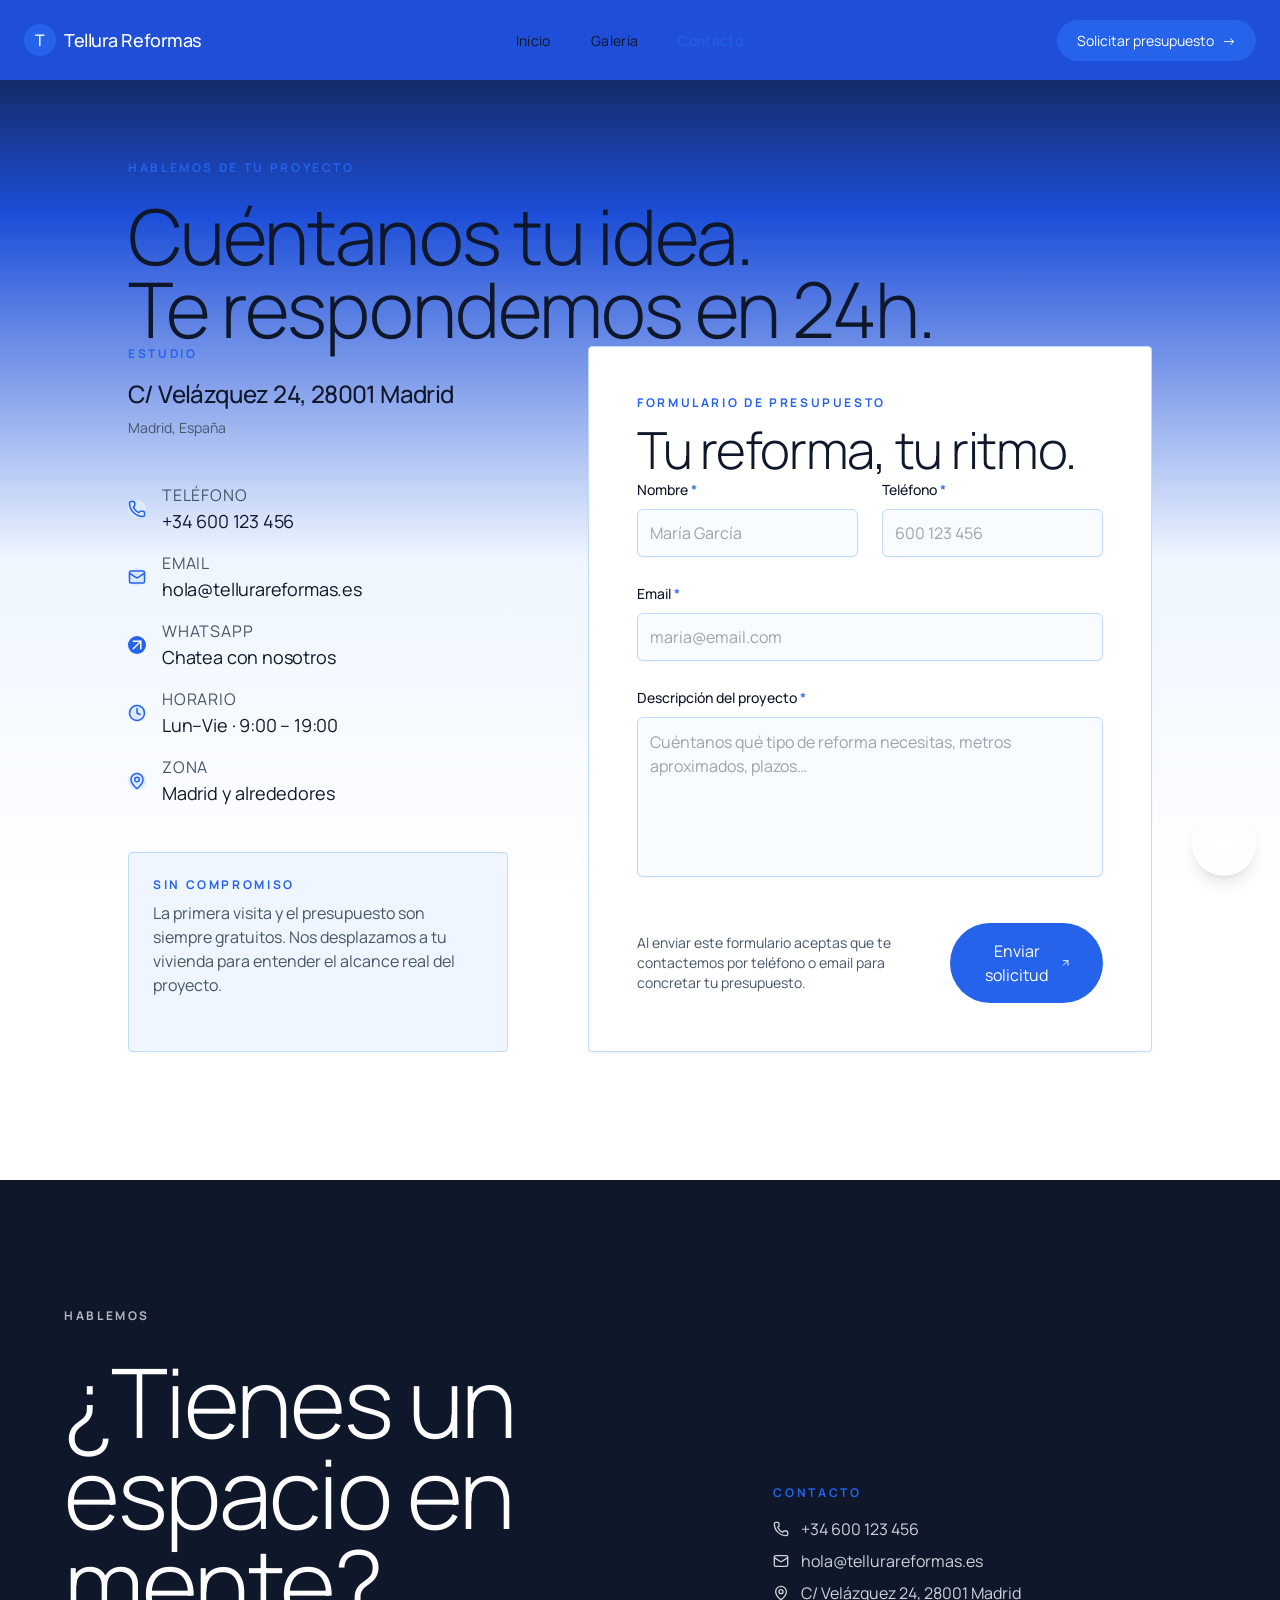
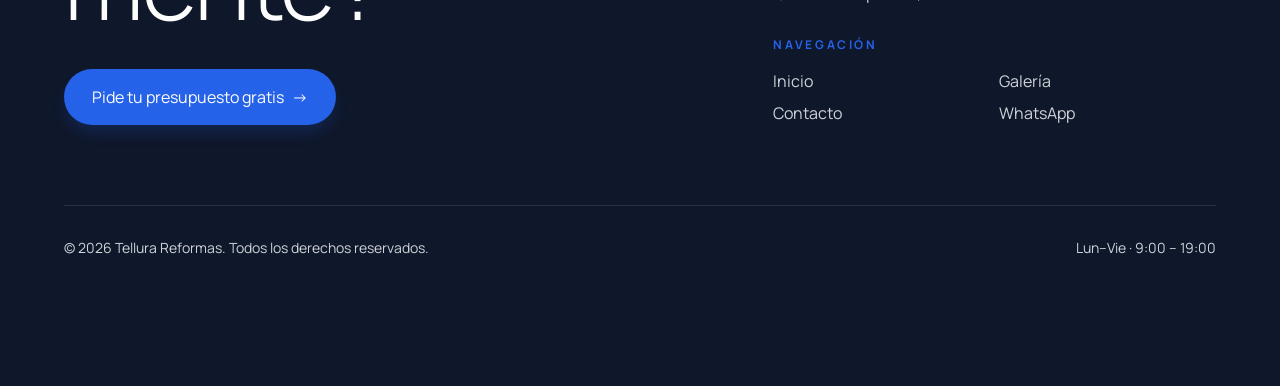
<file: contacto.html>
<!DOCTYPE html>
<html lang="en">
 <head>
  <meta charset="utf-8">
  <meta content="width=device-width, initial-scale=1" name="viewport">
    <meta content="#0F172A" name="theme-color">
  <meta content="Contacta con Tellura Reformas para solicitar presupuesto gratuito de tu reforma en Madrid. Te respondemos en 24h." name="description">
  <link href="https://fonts.googleapis.com" rel="preconnect">
  <link crossorigin href="https://fonts.gstatic.com" rel="preconnect">
  <title>
   Contacto | Tellura Reformas
  </title>
  <link href="styles.css" rel="stylesheet">
 </head>
 <body>
  <noscript>
   You need to enable JavaScript to run this app.
  </noscript>
  <div id="root">
     <div class="App">
    <div class="site-shell">
     <header class="site-header">
      <div class="site-header__inner">
       <a class="site-brand" href="index.html">
      <span class="site-brand__mark">
         T
        </span>
      <span class="site-brand__name">
         Tellura Reformas
        </span>
       </a>
       <nav class="site-nav">
      <a class="site-nav__link" href="index.html">
         Inicio
        </a>
      <a class="site-nav__link" href="galeria.html">
         Galer&iacute;a
        </a>
      <a aria-current="page" class="site-nav__link site-nav__link--active" href="contacto.html">
         Contacto
        </a>
       </nav>
       <a class="site-nav__action" href="contacto.html">
        Solicitar presupuesto
        <span aria-hidden="true">
         &rarr;
        </span>
       </a>
       <button aria-label="Abrir men&uacute;" class="site-nav__toggle">
        <svg aria-hidden="true" class="lucide lucide-menu" fill="none" height="22" stroke="currentColor" stroke-linecap="round" stroke-linejoin="round" stroke-width="2" viewbox="0 0 24 24" width="22" xmlns="http://www.w3.org/2000/svg">
         <path d="M4 12h16">
         </path>
         <path d="M4 18h16">
         </path>
         <path d="M4 6h16">
         </path>
        </svg>
       </button>
      </div>
     </header>
     <main class="page-main">
      <section class="pt-32 pb-12 sm:pt-40 sm:pb-16 px-6 sm:px-12 lg:px-16">
       <div class="page-shell">
        <p class="section-kicker mb-6">
         Hablemos de tu proyecto
        </p>
        <h1 class="title-hero max-w-4xl">
         Cu&eacute;ntanos tu idea.
         <br>
         <span class="text-[#2563EB]">
          Te respondemos en 24h.
         </span>
        </h1>
       </div>
      </section>
      <section class="px-6 sm:px-12 lg:px-16 pb-24 sm:pb-32">
       <div class="page-shell form-shell">
        <aside class="lg:col-span-5 space-y-10 contact-panel">
         <div>
          <p class="section-kicker mb-4">
           Estudio
          </p>
          <p class="title-card leading-relaxed">
           C/ Vel&aacute;zquez 24, 28001 Madrid
          </p>
          <p class="text-body-sm mt-2">
           Madrid, Espa&ntilde;a
          </p>
         </div>
         <div class="space-y-4">
          <a class="flex items-center gap-4 group" href="tel:+34600123456">
           <span class="w-11 h-11 rounded-full bg-[#F0EFEB] flex items-center justify-center group-hover:bg-[#A35C38] transition-colors">
            <svg aria-hidden="true" class="lucide lucide-phone text-[#A35C38] group-hover:text-white" fill="none" height="18" stroke="currentColor" stroke-linecap="round" stroke-linejoin="round" stroke-width="2" viewbox="0 0 24 24" width="18" xmlns="http://www.w3.org/2000/svg">
             <path d="M13.832 16.568a1 1 0 0 0 1.213-.303l.355-.465A2 2 0 0 1 17 15h3a2 2 0 0 1 2 2v3a2 2 0 0 1-2 2A18 18 0 0 1 2 4a2 2 0 0 1 2-2h3a2 2 0 0 1 2 2v3a2 2 0 0 1-.8 1.6l-.468.351a1 1 0 0 0-.292 1.233 14 14 0 0 0 6.392 6.384">
             </path>
            </svg>
           </span>
           <span>
            <span class="block text-xs text-[#6B726C] uppercase tracking-wider">
             Tel&eacute;fono
            </span>
            <span class="font-display text-lg text-[#1A2421] group-hover:text-[#A35C38]">
             +34 600 123 456
            </span>
           </span>
          </a>
          <a class="flex items-center gap-4 group" href="mailto:hola@tellurareformas.es">
           <span class="w-11 h-11 rounded-full bg-[#F0EFEB] flex items-center justify-center group-hover:bg-[#A35C38] transition-colors">
            <svg aria-hidden="true" class="lucide lucide-mail text-[#A35C38] group-hover:text-white" fill="none" height="18" stroke="currentColor" stroke-linecap="round" stroke-linejoin="round" stroke-width="2" viewbox="0 0 24 24" width="18" xmlns="http://www.w3.org/2000/svg">
             <path d="m22 7-8.991 5.727a2 2 0 0 1-2.009 0L2 7">
             </path>
             <rect height="16" rx="2" width="20" x="2" y="4">
             </rect>
            </svg>
           </span>
           <span>
            <span class="block text-xs text-[#6B726C] uppercase tracking-wider">
             Email
            </span>
            <span class="font-display text-lg text-[#1A2421] group-hover:text-[#A35C38]">
             hola@tellurareformas.es
            </span>
           </span>
          </a>
          <a class="flex items-center gap-4 group" href="https://wa.me/34600123456?text=Hola%2C%20me%20gustar%C3%ADa%20solicitar%20un%20presupuesto%20para%20una%20reforma." rel="noreferrer" target="_blank">
           <span class="w-11 h-11 rounded-full bg-[#25D366] flex items-center justify-center">
            <svg aria-hidden="true" class="lucide lucide-arrow-up-right text-white" fill="none" height="18" stroke="currentColor" stroke-linecap="round" stroke-linejoin="round" stroke-width="2" viewbox="0 0 24 24" width="18" xmlns="http://www.w3.org/2000/svg">
             <path d="M7 7h10v10">
             </path>
             <path d="M7 17 17 7">
             </path>
            </svg>
           </span>
           <span>
            <span class="block text-xs text-[#6B726C] uppercase tracking-wider">
             WhatsApp
            </span>
            <span class="font-display text-lg text-[#1A2421] group-hover:text-[#25D366]">
             Chatea con nosotros
            </span>
           </span>
          </a>
          <div class="flex items-center gap-4">
           <span class="w-11 h-11 rounded-full bg-[#F0EFEB] flex items-center justify-center">
            <svg aria-hidden="true" class="lucide lucide-clock text-[#A35C38]" fill="none" height="18" stroke="currentColor" stroke-linecap="round" stroke-linejoin="round" stroke-width="2" viewbox="0 0 24 24" width="18" xmlns="http://www.w3.org/2000/svg">
             <circle cx="12" cy="12" r="10">
             </circle>
             <polyline points="12 6 12 12 16 14">
             </polyline>
            </svg>
           </span>
           <span>
            <span class="block text-xs text-[#6B726C] uppercase tracking-wider">
             Horario
            </span>
            <span class="font-display text-lg text-[#1A2421]">
             Lun&ndash;Vie &middot; 9:00 &ndash; 19:00
            </span>
           </span>
          </div>
          <div class="flex items-center gap-4">
           <span class="w-11 h-11 rounded-full bg-[#F0EFEB] flex items-center justify-center">
            <svg aria-hidden="true" class="lucide lucide-map-pin text-[#A35C38]" fill="none" height="18" stroke="currentColor" stroke-linecap="round" stroke-linejoin="round" stroke-width="2" viewbox="0 0 24 24" width="18" xmlns="http://www.w3.org/2000/svg">
             <path d="M20 10c0 4.993-5.539 10.193-7.399 11.799a1 1 0 0 1-1.202 0C9.539 20.193 4 14.993 4 10a8 8 0 0 1 16 0">
             </path>
             <circle cx="12" cy="10" r="3">
             </circle>
            </svg>
           </span>
           <span>
            <span class="block text-xs text-[#6B726C] uppercase tracking-wider">
             Zona
            </span>
            <span class="font-display text-lg text-[#1A2421]">
             Madrid y alrededores
            </span>
           </span>
          </div>
         </div>
         <div class="contact-card">
          <p class="section-kicker mb-2">
           Sin compromiso
          </p>
          <p class="text-body">
           La primera visita y el presupuesto son siempre gratuitos. Nos desplazamos a tu vivienda para entender el alcance real del proyecto.
          </p>
         </div>
        </aside>
        <div class="lg:col-span-7">
         <form class="form-card" novalidate>
          <p class="section-kicker mb-3">
           Formulario de presupuesto
          </p>
          <h2 class="title-section mb-10">
           Tu reforma, tu ritmo.
          </h2>
          <div class="grid sm:grid-cols-2 gap-6">
           <div>
            <label class="form-label" for="name">
             Nombre
             <span class="form-label__required">
              *
             </span>
            </label>
            <input class="form-field" id="name" placeholder="Mar&iacute;a Garc&iacute;a" value>
           </div>
           <div>
            <label class="form-label" for="phone">
             Tel&eacute;fono
             <span class="form-label__required">
              *
             </span>
            </label>
            <input class="form-field" id="phone" placeholder="600 123 456" value>
           </div>
           <div class="sm:col-span-2">
            <label class="form-label" for="email">
             Email
             <span class="form-label__required">
              *
             </span>
            </label>
            <input class="form-field" id="email" placeholder="maria@email.com" type="email" value>
           </div>
           <div class="sm:col-span-2">
            <label class="form-label" for="description">
             Descripci&oacute;n del proyecto
             <span class="form-label__required">
              *
             </span>
            </label>
            <textarea class="form-textarea" id="description" placeholder="Cu&eacute;ntanos qu&eacute; tipo de reforma necesitas, metros aproximados, plazos&hellip;" rows="5"></textarea>
           </div>
          </div>
          <div class="mt-10 flex flex-col sm:flex-row sm:items-center justify-between gap-4">
           <p class="text-body-sm max-w-md">
            Al enviar este formulario aceptas que te contactemos por tel&eacute;fono o email para concretar tu presupuesto.
           </p>
           <button class="form-submit" type="submit">
            Enviar solicitud
            <svg aria-hidden="true" class="lucide lucide-arrow-up-right" fill="none" height="18" stroke="currentColor" stroke-linecap="round" stroke-linejoin="round" stroke-width="2" viewbox="0 0 24 24" width="18" xmlns="http://www.w3.org/2000/svg">
             <path d="M7 7h10v10">
             </path>
             <path d="M7 17 17 7">
             </path>
            </svg>
           </button>
          </div>
         </form>
        </div>
       </div>
      </section>
     </main>
     <footer class="footer-shell">
      <div aria-hidden="true" class="grain absolute inset-0">
      </div>
      <div class="page-shell py-24 sm:py-32">
       <div class="footer-grid">
        <div class="lg:col-span-7">
         <p class="section-kicker section-kicker--light mb-8">
          Hablemos
         </p>
         <h2 class="title-footer">
          &iquest;Tienes un
          <br>
          espacio en
          <br>
          <span class="text-[#2563EB]">
           mente?
          </span>
         </h2>
         <a class="button-primary mt-10" href="contacto.html">
          Pide tu presupuesto gratis
          <span aria-hidden="true">
           &rarr;
          </span>
         </a>
        </div>
        <div class="lg:col-span-5 space-y-8 footer-copy">
         <div>
          <p class="section-kicker mb-4 text-[#2563EB]">
           Contacto
          </p>
          <a class="flex items-center gap-3 hover:text-white transition-colors" href="tel:+34600123456">
           <svg aria-hidden="true" class="lucide lucide-phone" fill="none" height="16" stroke="currentColor" stroke-linecap="round" stroke-linejoin="round" stroke-width="2" viewbox="0 0 24 24" width="16" xmlns="http://www.w3.org/2000/svg">
            <path d="M13.832 16.568a1 1 0 0 0 1.213-.303l.355-.465A2 2 0 0 1 17 15h3a2 2 0 0 1 2 2v3a2 2 0 0 1-2 2A18 18 0 0 1 2 4a2 2 0 0 1 2-2h3a2 2 0 0 1 2 2v3a2 2 0 0 1-.8 1.6l-.468.351a1 1 0 0 0-.292 1.233 14 14 0 0 0 6.392 6.384">
            </path>
           </svg>
           +34 600 123 456
          </a>
          <a class="flex items-center gap-3 mt-2 hover:text-white transition-colors" href="mailto:hola@tellurareformas.es">
           <svg aria-hidden="true" class="lucide lucide-mail" fill="none" height="16" stroke="currentColor" stroke-linecap="round" stroke-linejoin="round" stroke-width="2" viewbox="0 0 24 24" width="16" xmlns="http://www.w3.org/2000/svg">
            <path d="m22 7-8.991 5.727a2 2 0 0 1-2.009 0L2 7">
            </path>
            <rect height="16" rx="2" width="20" x="2" y="4">
            </rect>
           </svg>
           hola@tellurareformas.es
          </a>
          <p class="flex items-center gap-3 mt-2">
           <svg aria-hidden="true" class="lucide lucide-map-pin" fill="none" height="16" stroke="currentColor" stroke-linecap="round" stroke-linejoin="round" stroke-width="2" viewbox="0 0 24 24" width="16" xmlns="http://www.w3.org/2000/svg">
            <path d="M20 10c0 4.993-5.539 10.193-7.399 11.799a1 1 0 0 1-1.202 0C9.539 20.193 4 14.993 4 10a8 8 0 0 1 16 0">
            </path>
            <circle cx="12" cy="10" r="3">
            </circle>
           </svg>
           C/ Vel&aacute;zquez 24, 28001 Madrid
          </p>
         </div>
         <div>
          <p class="section-kicker mb-4 text-[#2563EB]">
           Navegaci&oacute;n
          </p>
          <div class="grid grid-cols-2 gap-2 footer-links">
           <a class="hover:text-white" href="index.html">
            Inicio
           </a>
           <a class="hover:text-white" href="galeria.html">
            Galer&iacute;a
           </a>
           <a class="hover:text-white" href="contacto.html">
            Contacto
           </a>
           <a class="hover:text-white" href="https://wa.me/34600123456?text=Hola%2C%20me%20gustar%C3%ADa%20solicitar%20un%20presupuesto%20para%20una%20reforma." rel="noreferrer" target="_blank">
            WhatsApp
           </a>
          </div>
         </div>
        </div>
       </div>
      <div class="mt-20 pt-8 border-t border-white/10 flex flex-col sm:flex-row items-start sm:items-center justify-between gap-4 text-sm footer-copy">
        <p>
         &copy; 2026 Tellura Reformas. Todos los derechos reservados.
        </p>
        <p>
         Lun&ndash;Vie &middot; 9:00 &ndash; 19:00
        </p>
       </div>
      </div>
     </footer>
    <a aria-label="Contactar por WhatsApp" class="fixed bottom-6 right-6 z-40 inline-flex items-center justify-center w-14 h-14 sm:w-16 sm:h-16 rounded-full bg-[#2563EB] text-white shadow-lg shadow-[#2563EB]/30 hover:scale-110 transition-transform duration-300" href="https://wa.me/34600123456?text=Hola%2C%20me%20gustar%C3%ADa%20solicitar%20un%20presupuesto%20para%20una%20reforma." rel="noreferrer" target="_blank">
      <svg aria-hidden="true" class="lucide lucide-message-circle" fill="white" height="26" stroke="currentColor" stroke-linecap="round" stroke-linejoin="round" stroke-width="1.5" viewbox="0 0 24 24" width="26" xmlns="http://www.w3.org/2000/svg">
       <path d="M7.9 20A9 9 0 1 0 4 16.1L2 22Z">
       </path>
      </svg>
      <span class="sr-only">
       WhatsApp
      </span>
      <span class="absolute inset-0 rounded-full animate-ping bg-[#2563EB]/40">
      </span>
     </a>
    </div>
   </div>
  </div>
  <script defer src="scripts.js">
  </script>
 </body>
</html>
</file>
<file: styles.css>
@import url(https://api.fontshare.com/v2/css?f[]=cabinet-grotesk@300,400,500,700,800&display=swap);
@import url(https://fonts.googleapis.com/css2?family=Manrope:wght@300;400;500;600;700&display=swap);*, ::before, ::after{
  --tw-border-spacing-x: 0;
  --tw-border-spacing-y: 0;
  --tw-translate-x: 0;
  --tw-translate-y: 0;
  --tw-rotate: 0;
  --tw-skew-x: 0;
  --tw-skew-y: 0;
  --tw-scale-x: 1;
  --tw-scale-y: 1;
  --tw-pan-x:  ;
  --tw-pan-y:  ;
  --tw-pinch-zoom:  ;
  --tw-scroll-snap-strictness: proximity;
  --tw-gradient-from-position:  ;
  --tw-gradient-via-position:  ;
  --tw-gradient-to-position:  ;
  --tw-ordinal:  ;
  --tw-slashed-zero:  ;
  --tw-numeric-figure:  ;
  --tw-numeric-spacing:  ;
  --tw-numeric-fraction:  ;
  --tw-ring-inset:  ;
  --tw-ring-offset-width: 0px;
  --tw-ring-offset-color: #fff;
  --tw-ring-color: rgb(59 130 246 / 0.5);
  --tw-ring-offset-shadow: 0 0 #0000;
  --tw-ring-shadow: 0 0 #0000;
  --tw-shadow: 0 0 #0000;
  --tw-shadow-colored: 0 0 #0000;
  --tw-blur:  ;
  --tw-brightness:  ;
  --tw-contrast:  ;
  --tw-grayscale:  ;
  --tw-hue-rotate:  ;
  --tw-invert:  ;
  --tw-saturate:  ;
  --tw-sepia:  ;
  --tw-drop-shadow:  ;
  --tw-backdrop-blur:  ;
  --tw-backdrop-brightness:  ;
  --tw-backdrop-contrast:  ;
  --tw-backdrop-grayscale:  ;
  --tw-backdrop-hue-rotate:  ;
  --tw-backdrop-invert:  ;
  --tw-backdrop-opacity:  ;
  --tw-backdrop-saturate:  ;
  --tw-backdrop-sepia:  ;
  --tw-contain-size:  ;
  --tw-contain-layout:  ;
  --tw-contain-paint:  ;
  --tw-contain-style:  ;
}

::backdrop{
  --tw-border-spacing-x: 0;
  --tw-border-spacing-y: 0;
  --tw-translate-x: 0;
  --tw-translate-y: 0;
  --tw-rotate: 0;
  --tw-skew-x: 0;
  --tw-skew-y: 0;
  --tw-scale-x: 1;
  --tw-scale-y: 1;
  --tw-pan-x:  ;
  --tw-pan-y:  ;
  --tw-pinch-zoom:  ;
  --tw-scroll-snap-strictness: proximity;
  --tw-gradient-from-position:  ;
  --tw-gradient-via-position:  ;
  --tw-gradient-to-position:  ;
  --tw-ordinal:  ;
  --tw-slashed-zero:  ;
  --tw-numeric-figure:  ;
  --tw-numeric-spacing:  ;
  --tw-numeric-fraction:  ;
  --tw-ring-inset:  ;
  --tw-ring-offset-width: 0px;
  --tw-ring-offset-color: #fff;
  --tw-ring-color: rgb(59 130 246 / 0.5);
  --tw-ring-offset-shadow: 0 0 #0000;
  --tw-ring-shadow: 0 0 #0000;
  --tw-shadow: 0 0 #0000;
  --tw-shadow-colored: 0 0 #0000;
  --tw-blur:  ;
  --tw-brightness:  ;
  --tw-contrast:  ;
  --tw-grayscale:  ;
  --tw-hue-rotate:  ;
  --tw-invert:  ;
  --tw-saturate:  ;
  --tw-sepia:  ;
  --tw-drop-shadow:  ;
  --tw-backdrop-blur:  ;
  --tw-backdrop-brightness:  ;
  --tw-backdrop-contrast:  ;
  --tw-backdrop-grayscale:  ;
  --tw-backdrop-hue-rotate:  ;
  --tw-backdrop-invert:  ;
  --tw-backdrop-opacity:  ;
  --tw-backdrop-saturate:  ;
  --tw-backdrop-sepia:  ;
  --tw-contain-size:  ;
  --tw-contain-layout:  ;
  --tw-contain-paint:  ;
  --tw-contain-style:  ;
}

*, ::before, ::after{
  box-sizing: border-box; 
  border-width: 0; 
  border-style: solid; 
  border-color: #e5e7eb; 
}

::before, ::after{
  --tw-content: "";
}

html, :host{
  line-height: 1.5; 
  -webkit-text-size-adjust: 100%;  
  tab-size: 4; 
  font-family: ui-sans-serif, system-ui, sans-serif, "Apple Color Emoji", "Segoe UI Emoji", "Segoe UI Symbol", "Noto Color Emoji"; 
  font-feature-settings: normal; 
  font-variation-settings: normal; 
  -webkit-tap-highlight-color: transparent; 
}

body{
  margin: 0; 
  line-height: inherit; 
}

hr{
  height: 0; 
  color: inherit; 
  border-top-width: 1px; 
}

abbr:where([title]){
  -webkit-text-decoration: underline dotted;
          text-decoration: underline dotted;
}

h1, h2, h3, h4, h5, h6{
  font-size: inherit;
  font-weight: inherit;
}

a{
  color: inherit;
  text-decoration: inherit;
}

b, strong{
  font-weight: bolder;
}

code, kbd, samp, pre{
  font-family: ui-monospace, SFMono-Regular, Menlo, Monaco, Consolas, "Liberation Mono", "Courier New", monospace; 
  font-feature-settings: normal; 
  font-variation-settings: normal; 
  font-size: 1em; 
}

small{
  font-size: 80%;
}

sub, sup{
  font-size: 75%;
  line-height: 0;
  position: relative;
  vertical-align: baseline;
}

sub{
  bottom: -0.25em;
}

sup{
  top: -0.5em;
}

table{
  text-indent: 0; 
  border-color: inherit; 
  border-collapse: collapse; 
}

button, input, optgroup, select, textarea{
  font-family: inherit; 
  font-feature-settings: inherit; 
  font-variation-settings: inherit; 
  font-size: 100%; 
  font-weight: inherit; 
  line-height: inherit; 
  letter-spacing: inherit; 
  color: inherit; 
  margin: 0; 
  padding: 0; 
}

button, select{
  text-transform: none;
}

button, input:where([type="button"]), input:where([type="reset"]), input:where([type="submit"]){
  appearance: button;
  -webkit-appearance: button; 
  background-color: transparent; 
  background-image: none; 
}

:-moz-focusring{
  outline: auto;
}

:-moz-ui-invalid{
  box-shadow: none;
}

progress{
  vertical-align: baseline;
}

::-webkit-inner-spin-button, ::-webkit-outer-spin-button{
  height: auto;
}

[type="search"]{
  appearance: textfield;
  -webkit-appearance: textfield; 
  outline-offset: -2px; 
}

::-webkit-search-decoration{
  -webkit-appearance: none;
}

::-webkit-file-upload-button{
  -webkit-appearance: button; 
  font: inherit; 
}

summary{
  display: list-item;
}

blockquote, dl, dd, h1, h2, h3, h4, h5, h6, hr, figure, p, pre{
  margin: 0;
}

fieldset{
  margin: 0;
  padding: 0;
}

legend{
  padding: 0;
}

ol, ul, menu{
  list-style: none;
  margin: 0;
  padding: 0;
}

dialog{
  padding: 0;
}

textarea{
  resize: vertical;
}

input::placeholder, textarea::placeholder{
  opacity: 1; 
  color: #9ca3af; 
}

button, [role="button"]{
  cursor: pointer;
}

:disabled{
  cursor: default;
}

img, svg, video, canvas, audio, iframe, embed, object{
  display: block; 
}

img, video{
  max-width: 100%;
  height: auto;
}

[hidden]:where(:not([hidden="until-found"])){
  display: none;
}

:root{
        
  --background: 214 100% 98%;        
  --foreground: 222 47% 11%;       
        --card: 0 0% 100%;
  --card-foreground: 222 47% 11%;
        --popover: 0 0% 100%;
  --popover-foreground: 222 47% 11%;
  --primary: 217 91% 60%;           
        --primary-foreground: 0 0% 100%;
  --secondary: 214 95% 93%;         
  --secondary-foreground: 222 47% 11%;
  --muted: 214 32% 95%;             
  --muted-foreground: 215 16% 47%;  
  --accent: 224 71% 18%;            
        --accent-foreground: 0 0% 100%;
        --destructive: 0 84.2% 60.2%;
  --destructive-foreground: 0 0% 98%;
  --border: 214 32% 87%;             
  --input: 214 32% 87%;
  --ring: 217 91% 60%;
        --radius: 0.5rem;
    }

*{
  border-color: hsl(var(--border));
}

html{ scroll-behavior: smooth; }

body{
  background: linear-gradient(180deg, #0F172A 0%, #1D4ED8 24%, #EFF6FF 62%, #FFFFFF 100%);
  background-attachment: fixed;
  color: hsl(var(--foreground));
        font-family: "Manrope", system-ui, -apple-system, sans-serif;
        -webkit-font-smoothing: antialiased;
        -moz-osx-font-smoothing: grayscale;
}

h1, h2, h3, h4, h5, h6, .font-display{
        font-family: "Cabinet Grotesk", "Manrope", sans-serif;
        letter-spacing: -0.01em;
    }

::selection{
  background-color: #2563EB;
        color: #FFFFFF;
    }

[data-debug-wrapper="true"]{ display: contents !important; }

[data-debug-wrapper="true"] > *{
        margin-left: inherit; margin-right: inherit;
        margin-top: inherit; margin-bottom: inherit;
        padding-left: inherit; padding-right: inherit;
        padding-top: inherit; padding-bottom: inherit;
        column-gap: inherit; row-gap: inherit; gap: inherit;
        border-left-width: inherit; border-right-width: inherit;
        border-top-width: inherit; border-bottom-width: inherit;
        border-left-style: inherit; border-right-style: inherit;
        border-top-style: inherit; border-bottom-style: inherit;
        border-left-color: inherit; border-right-color: inherit;
        border-top-color: inherit; border-bottom-color: inherit;
    }

.sr-only{
  position: absolute;
  width: 1px;
  height: 1px;
  padding: 0;
  margin: -1px;
  overflow: hidden;
  clip: rect(0, 0, 0, 0);
  white-space: nowrap;
  border-width: 0;
}

.fixed{
  position: fixed;
}

.absolute{
  position: absolute;
}

.relative{
  position: relative;
}

.inset-0{
  inset: 0px;
}

.inset-x-0{
  left: 0px;
  right: 0px;
}

.-bottom-6{
  bottom: -1.5rem;
}

.-left-6{
  left: -1.5rem;
}

.bottom-0{
  bottom: 0px;
}

.bottom-6{
  bottom: 1.5rem;
}

.left-0{
  left: 0px;
}

.right-0{
  right: 0px;
}

.right-6{
  right: 1.5rem;
}

.top-0{
  top: 0px;
}

.z-40{
  z-index: 40;
}

.z-50{
  z-index: 50;
}

.mx-auto{
  margin-left: auto;
  margin-right: auto;
}

.mb-1{
  margin-bottom: 0.25rem;
}

.mb-16{
  margin-bottom: 4rem;
}

.mb-2{
  margin-bottom: 0.5rem;
}

.mb-3{
  margin-bottom: 0.75rem;
}

.mb-4{
  margin-bottom: 1rem;
}

.mb-6{
  margin-bottom: 1.5rem;
}

.mb-8{
  margin-bottom: 2rem;
}

.mt-0\.5{
  margin-top: 0.125rem;
}

.mt-10{
  margin-top: 2.5rem;
}

.mt-12{
  margin-top: 3rem;
}

.mt-16{
  margin-top: 4rem;
}

.mt-2{
  margin-top: 0.5rem;
}

.mt-20{
  margin-top: 5rem;
}

.mt-6{
  margin-top: 1.5rem;
}

.mt-8{
  margin-top: 2rem;
}

.block{
  display: block;
}

.flex{
  display: flex;
}

.inline-flex{
  display: inline-flex;
}

.grid{
  display: grid;
}

.hidden{
  display: none;
}

.aspect-\[4\/3\]{
  aspect-ratio: 4/3;
}

.aspect-\[4\/5\]{
  aspect-ratio: 4/5;
}

.aspect-square{
  aspect-ratio: 1 / 1;
}

.h-12{
  height: 3rem;
}

.h-14{
  height: 3.5rem;
}

.h-20{
  height: 5rem;
}

.h-8{
  height: 2rem;
}

.h-9{
  height: 2.25rem;
}

.h-full{
  height: 100%;
}

.min-h-screen{
  min-height: 100vh;
}

.w-12{
  width: 3rem;
}

.w-14{
  width: 3.5rem;
}

.w-8{
  width: 2rem;
}

.w-9{
  width: 2.25rem;
}

.w-full{
  width: 100%;
}

.max-w-7xl{
  max-width: 80rem;
}

.max-w-\[240px\]{
  max-width: 240px;
}

.max-w-xl{
  max-width: 36rem;
}

.flex-1{
  flex: 1 1;
}

.shrink-0{
  flex-shrink: 0;
}

@keyframes ping{

  75%, 100%{
    transform: scale(2);
    opacity: 0;
  }
}

.animate-ping{
  animation: ping 1s cubic-bezier(0, 0, 0.2, 1) infinite;
}

@keyframes pulse{

  50%{
    opacity: .5;
  }
}

.grid-cols-1{
  grid-template-columns: repeat(1, minmax(0, 1fr));
}

.grid-cols-2{
  grid-template-columns: repeat(2, minmax(0, 1fr));
}

.flex-col{
  flex-direction: column;
}

.flex-wrap{
  flex-wrap: wrap;
}

.items-start{
  align-items: flex-start;
}

.items-end{
  align-items: flex-end;
}

.items-center{
  align-items: center;
}

.justify-center{
  justify-content: center;
}

.justify-between{
  justify-content: space-between;
}

.gap-10{
  gap: 2.5rem;
}

.gap-12{
  gap: 3rem;
}

.gap-2{
  gap: 0.5rem;
}

.gap-3{
  gap: 0.75rem;
}

.gap-4{
  gap: 1rem;
}

.gap-6{
  gap: 1.5rem;
}

.gap-8{
  gap: 2rem;
}

.-space-x-2 > :not([hidden]) ~ :not([hidden]){
  --tw-space-x-reverse: 0;
  margin-right: calc(-0.5rem * var(--tw-space-x-reverse));
  margin-left: calc(-0.5rem * calc(1 - var(--tw-space-x-reverse)));
}

.space-y-4 > :not([hidden]) ~ :not([hidden]){
  --tw-space-y-reverse: 0;
  margin-top: calc(1rem * calc(1 - var(--tw-space-y-reverse)));
  margin-bottom: calc(1rem * var(--tw-space-y-reverse));
}

.space-y-8 > :not([hidden]) ~ :not([hidden]){
  --tw-space-y-reverse: 0;
  margin-top: calc(2rem * calc(1 - var(--tw-space-y-reverse)));
  margin-bottom: calc(2rem * var(--tw-space-y-reverse));
}

.self-end{
  align-self: flex-end;
}

.overflow-hidden{
  overflow: hidden;
}

.rounded-full{
  border-radius: 9999px;
}

.rounded-sm{
  border-radius: calc(var(--radius) - 4px);
}

.border{
  border-width: 1px;
}

.border-y{
  border-top-width: 1px;
  border-bottom-width: 1px;
}

.border-b{
  border-bottom-width: 1px;
}

.border-t{
  border-top-width: 1px;
}

.border-\[\#1A2421\]{
  --tw-border-opacity: 1;
  border-color: rgb(15 23 42 / var(--tw-border-opacity, 1));
}

.border-\[\#D1D0CB\]{
  --tw-border-opacity: 1;
  border-color: rgb(191 219 254 / var(--tw-border-opacity, 1));
}

.border-current{
  border-color: currentColor;
}

.border-white\/10{
  border-color: rgb(255 255 255 / 0.1);
}

.bg-\[\#1A2421\]{
  --tw-bg-opacity: 1;
  background-color: rgb(15 23 42 / var(--tw-bg-opacity, 1));
}

.bg-\[\#25D366\]{
  --tw-bg-opacity: 1;
  background-color: rgb(37 99 235 / var(--tw-bg-opacity, 1));
}

.bg-\[\#25D366\]\/40{
  background-color: rgb(37 99 235 / 0.4);
}

.bg-\[\#2C352D\]{
  --tw-bg-opacity: 1;
  background-color: rgb(30 64 175 / var(--tw-bg-opacity, 1));
}

.bg-\[\#A35C38\]{
  --tw-bg-opacity: 1;
  background-color: rgb(37 99 235 / var(--tw-bg-opacity, 1));
}

.bg-\[\#E8E6E1\]{
  --tw-bg-opacity: 1;
  background-color: rgb(239 246 255 / var(--tw-bg-opacity, 1));
}

.bg-\[\#F0EFEB\]{
  --tw-bg-opacity: 1;
  background-color: rgb(219 234 254 / var(--tw-bg-opacity, 1));
}

.bg-\[\#FAF9F6\]{
  --tw-bg-opacity: 1;
  background-color: rgb(247 250 255 / var(--tw-bg-opacity, 1));
}

.bg-transparent{
  background-color: transparent;
}

.bg-white{
  --tw-bg-opacity: 1;
  background-color: rgb(255 255 255 / var(--tw-bg-opacity, 1));
}

.bg-white\/5{
  background-color: rgb(255 255 255 / 0.05);
}

.bg-gradient-to-t{
  background-image: linear-gradient(to top, var(--tw-gradient-stops));
}

.from-black\/70{
  --tw-gradient-from: rgb(0 0 0 / 0.7) var(--tw-gradient-from-position);
  --tw-gradient-to: rgb(0 0 0 / 0) var(--tw-gradient-to-position);
  --tw-gradient-stops: var(--tw-gradient-from), var(--tw-gradient-to);
}

.to-transparent{
  --tw-gradient-to: transparent var(--tw-gradient-to-position);
}

.object-cover{
  object-fit: cover;
}

.p-2{
  padding: 0.5rem;
}

.p-5{
  padding: 1.25rem;
}

.p-6{
  padding: 1.5rem;
}

.p-8{
  padding: 2rem;
}

.px-2{
  padding-left: 0.5rem;
  padding-right: 0.5rem;
}

.px-5{
  padding-left: 1.25rem;
  padding-right: 1.25rem;
}

.px-6{
  padding-left: 1.5rem;
  padding-right: 1.5rem;
}

.px-7{
  padding-left: 1.75rem;
  padding-right: 1.75rem;
}

.py-12{
  padding-top: 3rem;
  padding-bottom: 3rem;
}

.py-2\.5{
  padding-top: 0.625rem;
  padding-bottom: 0.625rem;
}

.py-24{
  padding-top: 6rem;
  padding-bottom: 6rem;
}

.py-4{
  padding-top: 1rem;
  padding-bottom: 1rem;
}

.pb-1{
  padding-bottom: 0.25rem;
}

.pb-16{
  padding-bottom: 4rem;
}

.pb-20{
  padding-bottom: 5rem;
}

.pt-32{
  padding-top: 8rem;
}

.pt-6{
  padding-top: 1.5rem;
}

.pt-8{
  padding-top: 2rem;
}

.text-2xl{
  font-size: 1.5rem;
  line-height: 2rem;
}

.text-4xl{
  font-size: 2.25rem;
  line-height: 2.5rem;
}

.text-5xl{
  font-size: 3rem;
  line-height: 1;
}

.text-lg{
  font-size: 1.125rem;
  line-height: 1.75rem;
}

.text-sm{
  font-size: 0.875rem;
  line-height: 1.25rem;
}

.font-light{
  font-weight: 300;
}

.font-medium{
  font-weight: 500;
}

.uppercase{
  text-transform: uppercase;
}

.not-italic{
  font-style: normal;
}

.leading-\[0\.95\]{
  line-height: 0.95;
}

.leading-relaxed{
  line-height: 1.625;
}

.leading-tight{
  line-height: 1.25;
}

.tracking-tight{
  letter-spacing: -0.025em;
}

.tracking-wide{
  letter-spacing: 0.025em;
}

.tracking-wider{
  letter-spacing: 0.05em;
}

.text-\[\#1A2421\]{
  --tw-text-opacity: 1;
  color: rgb(15 23 42 / var(--tw-text-opacity, 1));
}

.text-\[\#6B726C\]{
  --tw-text-opacity: 1;
  color: rgb(71 85 105 / var(--tw-text-opacity, 1));
}

.text-\[\#A35C38\]{
  --tw-text-opacity: 1;
  color: rgb(37 99 235 / var(--tw-text-opacity, 1));
}

.text-\[\#D1D0CB\]{
  --tw-text-opacity: 1;
  color: rgb(191 219 254 / var(--tw-text-opacity, 1));
}

.text-\[\#FAF9F6\]{
  --tw-text-opacity: 1;
  color: rgb(255 255 255 / var(--tw-text-opacity, 1));
}

.text-white{
  --tw-text-opacity: 1;
  color: rgb(255 255 255 / var(--tw-text-opacity, 1));
}

.text-white\/70{
  color: rgb(255 255 255 / 0.7);
}

.overline{
  text-decoration-line: overline;
}

.opacity-0{
  opacity: 0;
}

.shadow-lg{
  --tw-shadow: 0 10px 15px -3px rgb(0 0 0 / 0.1), 0 4px 6px -4px rgb(0 0 0 / 0.1);
  --tw-shadow-colored: 0 10px 15px -3px var(--tw-shadow-color), 0 4px 6px -4px var(--tw-shadow-color);
  box-shadow: var(--tw-ring-offset-shadow, 0 0 #0000), var(--tw-ring-shadow, 0 0 #0000), var(--tw-shadow);
}

.shadow-xl{
  --tw-shadow: 0 20px 25px -5px rgb(0 0 0 / 0.1), 0 8px 10px -6px rgb(0 0 0 / 0.1);
  --tw-shadow-colored: 0 20px 25px -5px var(--tw-shadow-color), 0 8px 10px -6px var(--tw-shadow-color);
  box-shadow: var(--tw-ring-offset-shadow, 0 0 #0000), var(--tw-ring-shadow, 0 0 #0000), var(--tw-shadow);
}

.shadow-\[\#25D366\]\/30{
  --tw-shadow-color: rgb(37 99 235 / 0.3);
  --tw-shadow: var(--tw-shadow-colored);
}

.shadow-\[\#A35C38\]\/20{
  --tw-shadow-color: rgb(37 99 235 / 0.2);
  --tw-shadow: var(--tw-shadow-colored);
}

.backdrop-blur-sm{
  --tw-backdrop-blur: blur(4px);
  backdrop-filter: var(--tw-backdrop-blur) var(--tw-backdrop-brightness) var(--tw-backdrop-contrast) var(--tw-backdrop-grayscale) var(--tw-backdrop-hue-rotate) var(--tw-backdrop-invert) var(--tw-backdrop-opacity) var(--tw-backdrop-saturate) var(--tw-backdrop-sepia);
}

.transition-all{
  transition-property: all;
  transition-timing-function: cubic-bezier(0.4, 0, 0.2, 1);
  transition-duration: 150ms;
}

.transition-colors{
  transition-property: color, background-color, border-color, text-decoration-color, fill, stroke;
  transition-timing-function: cubic-bezier(0.4, 0, 0.2, 1);
  transition-duration: 150ms;
}

.transition-opacity{
  transition-property: opacity;
  transition-timing-function: cubic-bezier(0.4, 0, 0.2, 1);
  transition-duration: 150ms;
}

.transition-transform{
  transition-property: transform;
  transition-timing-function: cubic-bezier(0.4, 0, 0.2, 1);
  transition-duration: 150ms;
}

.duration-300{
  transition-duration: 300ms;
}

.duration-500{
  transition-duration: 500ms;
}

.duration-700{
  transition-duration: 700ms;
}

@keyframes enter{

  from{
    opacity: var(--tw-enter-opacity, 1);
    transform: translate3d(var(--tw-enter-translate-x, 0), var(--tw-enter-translate-y, 0), 0) scale3d(var(--tw-enter-scale, 1), var(--tw-enter-scale, 1), var(--tw-enter-scale, 1)) rotate(var(--tw-enter-rotate, 0));
  }
}

@keyframes exit{

  to{
    opacity: var(--tw-exit-opacity, 1);
    transform: translate3d(var(--tw-exit-translate-x, 0), var(--tw-exit-translate-y, 0), 0) scale3d(var(--tw-exit-scale, 1), var(--tw-exit-scale, 1), var(--tw-exit-scale, 1)) rotate(var(--tw-exit-rotate, 0));
  }
}

.duration-300{
  animation-duration: 300ms;
}

.duration-500{
  animation-duration: 500ms;
}

.duration-700{
  animation-duration: 700ms;
}

.overline{
  font-size: 0.75rem;
  line-height: 1rem;
  font-weight: 700;
  text-transform: uppercase;
}

@media (min-width: 640px){.overline{
    font-size: 0.875rem;
    line-height: 1.25rem;
  }

}

.overline{
        letter-spacing: 0.22em;
  color: #2563EB;
    }

.site-shell{
  min-height: 100vh;
  display: flex;
  flex-direction: column;
  background: transparent;
  color: hsl(var(--foreground));
}

.site-header{
  position: fixed;
  top: 0;
  left: 0;
  right: 0;
  z-index: 50;
  background: #1f4fd8;
  transition: all 500ms;
}

.site-header__inner{
  max-width: 80rem;
  height: 5rem;
  margin: 0 auto;
  padding: 0 1.5rem;
  display: flex;
  align-items: center;
  justify-content: space-between;
}

.site-brand{
  display: flex;
  align-items: center;
  gap: 0.5rem;
}

.site-brand__mark{
  width: 2rem;
  height: 2rem;
  border-radius: 9999px;
  display: flex;
  align-items: center;
  justify-content: center;
  background: #2563EB;
  color: #FFFFFF;
  font-family: "Cabinet Grotesk", "Manrope", sans-serif;
  font-weight: 500;
}

.site-brand__name{
  font-family: "Cabinet Grotesk", "Manrope", sans-serif;
  font-size: 1.125rem;
  line-height: 1.75rem;
  font-weight: 500;
  letter-spacing: -0.025em;
  color: #FFFFFF;
}

.site-nav{
  display: none;
  align-items: center;
  gap: 2.5rem;
}

@media (min-width: 768px){
  .site-nav{
    display: flex;
  }
}

.site-nav__link{
  font-size: 0.875rem;
  letter-spacing: 0.025em;
  color:  rgb(37 99 23, 0.8);
  transition: color 150ms;
}

.site-nav__link:hover,
.site-nav__link--active{
  color: #2563EB;
}

.site-nav__action{
  display: inline-flex;
  align-items: center;
  gap: 0.5rem;
  padding: 0.625rem 1.25rem;
  border-radius: 9999px;
  background: #2563EB;
  color: #FFFFFF;
  font-size: 0.875rem;
  transition: all 300ms;
}

.site-nav__action:hover{
  background: #1D4ED8;
  transform: translateY(-0.125rem);
}

.site-nav__toggle{
  padding: 0.5rem;
  color: #FFFFFF;
}

@media (min-width: 768px){
  .site-nav__toggle{
    display: none;
  }
}

.page-main{
  flex: 1;
}

.page-shell{
  max-width: 80rem;
  margin: 0 auto;
  padding-left: 1.5rem;
  padding-right: 1.5rem;
}

@media (min-width: 640px){
  .page-shell{
    padding-left: 3rem;
    padding-right: 3rem;
  }
}

@media (min-width: 1024px){
  .page-shell{
    padding-left: 4rem;
    padding-right: 4rem;
  }
}

.hero-grid{
  display: grid;
  gap: 3rem;
  align-items: end;
}

@media (min-width: 1024px){
  .hero-grid{
    grid-template-columns: repeat(12, minmax(0, 1fr));
    gap: 4rem;
  }
}

.hero-copy--6{
  grid-column: span 6 / span 6;
}

.hero-copy--7{
  grid-column: span 7 / span 7;
}

.hero-copy--5{
  grid-column: span 5 / span 5;
}

.hero-copy--start{
  align-self: start;
}

.hero-kicker,
.section-kicker{
  display: block;
  text-transform: uppercase;
  letter-spacing: 0.22em;
  color: #2563EB;
  font-size: 0.75rem;
  line-height: 1rem;
  font-weight: 700;
}

.section-kicker--light{
  color: rgba(255, 255, 255, 0.7);
}

.title-hero,
.title-section,
.title-card,
.title-panel,
.title-footer{
  font-family: "Cabinet Grotesk", "Manrope", sans-serif;
  letter-spacing: -0.025em;
}

.title-hero{
  font-size: clamp(3rem, 6vw, 5.5rem);
  line-height: 0.95;
  font-weight: 300;
  color: #0F172A;
}

.title-hero--light{
  color: #FFFFFF;
}

.title-section{
  font-size: clamp(2.25rem, 4vw, 3.75rem);
  line-height: 1.05;
  font-weight: 300;
  color: #0F172A;
}

.title-section--light{
  color: #FFFFFF;
}

.title-card{
  font-size: 1.5rem;
  line-height: 2rem;
  font-weight: 500;
  color: #0F172A;
}

.title-card--light{
  color: #FFFFFF;
}

.title-footer{
  font-size: clamp(3rem, 8vw, 6rem);
  line-height: 0.95;
  font-weight: 300;
  color: #FFFFFF;
}

.text-body,
.text-body-lg,
.text-body-sm{
  color: #475569;
}

.text-body-lg{
  font-size: 1.125rem;
  line-height: 1.625;
}

.text-body-sm{
  font-size: 0.875rem;
  line-height: 1.25rem;
}

.text-body--light{
  color: rgba(255, 255, 255, 0.75);
}

.actions-row{
  display: flex;
  flex-wrap: wrap;
  align-items: center;
  gap: 1rem;
}

.button-primary,
.button-secondary,
.button-link,
.button-panel{
  display: inline-flex;
  align-items: center;
  gap: 0.5rem;
  transition: all 300ms;
}

.button-primary{
  padding: 1rem 1.75rem;
  border-radius: 9999px;
  color: #FFFFFF;
  background: #2563EB;
  box-shadow: 0 10px 15px -3px rgb(37 99 235 / 0.2);
}

.button-primary:hover{
  background: #1D4ED8;
  transform: translateY(-0.125rem);
}

.button-primary--dark{
  background: #0F172A;
}

.button-primary--dark:hover{
  background: #2563EB;
}

.button-primary--accent{
  background: #2563EB;
}

.button-primary--accent:hover{
  background: #1D4ED8;
}

.button-primary--light{
  background: #FFFFFF;
  color: #0F172A;
  box-shadow: none;
}

.button-primary--light:hover{
  background: #EFF6FF;
  color: #0F172A;
}

.button-secondary{
  padding: 1rem 0.5rem;
  border-bottom: 1px solid #0F172A;
  color: #0F172A;
}

.button-secondary:hover{
  color: #2563EB;
  border-color: #2563EB;
}

.button-link{
  color: #0F172A;
}

.button-link:hover{
  color: #2563EB;
}

.stat-grid{
  display: grid;
  grid-template-columns: repeat(2, minmax(0, 1fr));
  gap: 1.5rem;
  padding: 3rem 0;
  border-top: 1px solid #BFDBFE;
  border-bottom: 1px solid #BFDBFE;
}

@media (min-width: 1024px){
  .stat-grid{
    grid-template-columns: repeat(4, minmax(0, 1fr));
  }
}

.stat-value{
  font-family: "Cabinet Grotesk", "Manrope", sans-serif;
  font-size: clamp(2.5rem, 5vw, 3.5rem);
  line-height: 1;
  font-weight: 300;
  color: #0F172A;
}

.stat-label{
  display: block;
  margin-top: 0.5rem;
  font-size: 0.875rem;
  line-height: 1.25rem;
  text-transform: uppercase;
  letter-spacing: 0.05em;
  color: #475569;
}

.feature-grid{
  display: grid;
  gap: 1.5rem;
}

@media (min-width: 640px){
  .feature-grid{
    grid-template-columns: repeat(2, minmax(0, 1fr));
  }
}

@media (min-width: 1024px){
  .feature-grid{
    grid-template-columns: repeat(3, minmax(0, 1fr));
  }
}

.feature-card{
  background: #FFFFFF;
  border: 1px solid #BFDBFE;
  border-radius: 0.25rem;
  padding: 2rem;
  transition: all 500ms;
}

.feature-card:hover{
  border-color: #2563EB;
  transform: translateY(-0.25rem);
}

.feature-card__icon{
  width: 3rem;
  height: 3rem;
  border-radius: 9999px;
  display: flex;
  align-items: center;
  justify-content: center;
  margin-bottom: 1.5rem;
  background: #DBEAFE;
  transition: background-color 150ms;
}

.feature-card:hover .feature-card__icon{
  background: #2563EB;
}

.feature-card__icon svg{
  color: #2563EB;
  transition: color 150ms;
}

.feature-card:hover .feature-card__icon svg{
  color: #FFFFFF;
}

.feature-card__title{
  font-family: "Cabinet Grotesk", "Manrope", sans-serif;
  font-size: 1.5rem;
  line-height: 2rem;
  color: #0F172A;
  margin-bottom: 0.75rem;
}

.feature-card__text{
  color: #475569;
  line-height: 1.625;
}

.project-grid{
  display: grid;
  gap: 1.5rem;
}

.project-card{
  position: relative;
  overflow: hidden;
  border-radius: 0.25rem;
  background: #E8E6E1;
}

.project-card__overlay{
  position: absolute;
  inset-inline: 0;
  bottom: 0;
  padding: 1.25rem;
  background: linear-gradient(to top, rgb(0 0 0 / 0.7), transparent);
  color: #FFFFFF;
  opacity: 0;
  transition: opacity 150ms;
}

.project-card:hover .project-card__overlay{
  opacity: 1;
}

.project-card__meta{
  color: rgba(255, 255, 255, 0.7);
  display: block;
  margin-bottom: 0.25rem;
}

.cta-panel{
  background: #FFFFFF;
  border: 1px solid #BFDBFE;
  border-radius: 1rem;
  padding: 2.5rem;
  box-shadow: 0 20px 25px -5px rgb(0 0 0 / 0.1);
}

@media (min-width: 640px){
  .cta-panel{
    padding: 4rem;
  }
}

.cta-panel__title{
  max-width: 32rem;
}

.cta-panel__action{
  white-space: nowrap;
}

.footer-shell{
  position: relative;
  overflow: hidden;
  background: #0F172A;
  color: #FAF9F6;
}

.footer-grid{
  display: grid;
  gap: 3rem;
}

@media (min-width: 1024px){
  .footer-grid{
    grid-template-columns: repeat(12, minmax(0, 1fr));
    gap: 4rem;
    align-items: end;
  }
}

.footer-copy{
  color: #D1D5DB;
}

.footer-links a{
  color: #D1D5DB;
}

.footer-links a:hover{
  color: #FFFFFF;
}

.form-shell{
  display: grid;
  gap: 3rem;
}

@media (min-width: 1024px){
  .form-shell{
    grid-template-columns: repeat(12, minmax(0, 1fr));
    gap: 5rem;
  }
}

.contact-panel{
  display: grid;
  gap: 1rem;
}

.contact-card{
  background: #EFF6FF;
  border: 1px solid #BFDBFE;
  border-radius: 0.25rem;
  padding: 1.5rem;
}

.form-card{
  background: #FFFFFF;
  border: 1px solid #BFDBFE;
  border-radius: 0.25rem;
  padding: 2rem;
  box-shadow: 0 1px 2px rgb(0 0 0 / 0.06);
}

@media (min-width: 640px){
  .form-card{
    padding: 2.5rem;
  }
}

@media (min-width: 1024px){
  .form-card{
    padding: 3rem;
  }
}

.form-label{
  font-size: 0.875rem;
  line-height: 1rem;
  font-weight: 500;
  color: #0F172A;
}

.form-label__required{
  color: #2563EB;
}

.form-field,
.form-textarea{
  width: 100%;
  margin-top: 0.5rem;
  border: 1px solid #BFDBFE;
  border-radius: 0.375rem;
  background: #F8FBFF;
  color: #0F172A;
  box-shadow: 0 1px 2px rgb(0 0 0 / 0.05);
  transition: all 150ms;
}

.form-field{
  height: 3rem;
  padding: 0.75rem;
}

.form-textarea{
  min-height: 10rem;
  padding: 0.75rem;
  resize: none;
}

.form-field:focus,
.form-textarea:focus{
  outline: none;
  border-color: #2563EB;
  box-shadow: 0 0 0 1px #2563EB;
}

.form-submit{
  display: inline-flex;
  align-items: center;
  gap: 0.5rem;
  padding: 1rem 2rem;
  border-radius: 9999px;
  background: #2563EB;
  color: #FFFFFF;
  transition: all 300ms;
}

.form-submit:hover{
  background: #0F172A;
  transform: translateY(-0.125rem);
}

.section-title--footer{
  color: #FFFFFF;
}

.section-text--footer,
.footer-copy{
  color: #D1D5DB;
}

.grain::before{
        content: "";
        position: absolute; inset: 0;
        pointer-events: none;
        opacity: 0.06;
        background-image: url("data:image/svg+xml;utf8,<svg xmlns=%27http://www.w3.org/2000/svg%27 width=%27160%27 height=%27160%27><filter id=%27n%27><feTurbulence type=%27fractalNoise%27 baseFrequency=%270.9%27 numOctaves=%272%27/></filter><rect width=%27100%25%27 height=%27100%25%27 filter=%27url%28%23n%29%27/></svg>");
        mix-blend-mode: multiply;
    }

.reveal{
        opacity: 0;
        transform: translateY(16px);
        animation: reveal 0.9s cubic-bezier(.22,.61,.36,1) forwards;
    }

@keyframes reveal{
        to { opacity: 1; transform: translateY(0); }
    }

.hover\:-translate-y-0\.5:hover{
  --tw-translate-y: -0.125rem;
  transform: translate(var(--tw-translate-x), var(--tw-translate-y)) rotate(var(--tw-rotate)) skewX(var(--tw-skew-x)) skewY(var(--tw-skew-y)) scaleX(var(--tw-scale-x)) scaleY(var(--tw-scale-y));
}

.hover\:-translate-y-1:hover{
  --tw-translate-y: -0.25rem;
  transform: translate(var(--tw-translate-x), var(--tw-translate-y)) rotate(var(--tw-rotate)) skewX(var(--tw-skew-x)) skewY(var(--tw-skew-y)) scaleX(var(--tw-scale-x)) scaleY(var(--tw-scale-y));
}

.hover\:scale-105:hover{
  --tw-scale-x: 1.05;
  --tw-scale-y: 1.05;
  transform: translate(var(--tw-translate-x), var(--tw-translate-y)) rotate(var(--tw-rotate)) skewX(var(--tw-skew-x)) skewY(var(--tw-skew-y)) scaleX(var(--tw-scale-x)) scaleY(var(--tw-scale-y));
}

.hover\:scale-110:hover{
  --tw-scale-x: 1.1;
  --tw-scale-y: 1.1;
  transform: translate(var(--tw-translate-x), var(--tw-translate-y)) rotate(var(--tw-rotate)) skewX(var(--tw-skew-x)) skewY(var(--tw-skew-y)) scaleX(var(--tw-scale-x)) scaleY(var(--tw-scale-y));
}

.hover\:border-\[\#A35C38\]:hover{
  --tw-border-opacity: 1;
  border-color: rgb(37 99 235 / var(--tw-border-opacity, 1));
}

.hover\:bg-\[\#A35C38\]:hover{
  --tw-bg-opacity: 1;
  background-color: rgb(37 99 235 / var(--tw-bg-opacity, 1));
}

.hover\:bg-\[\#FAF9F6\]:hover{
  --tw-bg-opacity: 1;
  background-color: rgb(255 255 255 / var(--tw-bg-opacity, 1));
}

.hover\:text-\[\#1A2421\]:hover{
  --tw-text-opacity: 1;
  color: rgb(15 23 42 / var(--tw-text-opacity, 1));
}

.hover\:text-\[\#A35C38\]:hover{
  --tw-text-opacity: 1;
  color: rgb(37 99 235 / var(--tw-text-opacity, 1));
}

.hover\:text-white:hover{
  --tw-text-opacity: 1;
  color: rgb(255 255 255 / var(--tw-text-opacity, 1));
}

.group:hover .group-hover\:-translate-y-0\.5{
  --tw-translate-y: -0.125rem;
  transform: translate(var(--tw-translate-x), var(--tw-translate-y)) rotate(var(--tw-rotate)) skewX(var(--tw-skew-x)) skewY(var(--tw-skew-y)) scaleX(var(--tw-scale-x)) scaleY(var(--tw-scale-y));
}

.group:hover .group-hover\:translate-x-0\.5{
  --tw-translate-x: 0.125rem;
  transform: translate(var(--tw-translate-x), var(--tw-translate-y)) rotate(var(--tw-rotate)) skewX(var(--tw-skew-x)) skewY(var(--tw-skew-y)) scaleX(var(--tw-scale-x)) scaleY(var(--tw-scale-y));
}

.group:hover .group-hover\:scale-105{
  --tw-scale-x: 1.05;
  --tw-scale-y: 1.05;
  transform: translate(var(--tw-translate-x), var(--tw-translate-y)) rotate(var(--tw-rotate)) skewX(var(--tw-skew-x)) skewY(var(--tw-skew-y)) scaleX(var(--tw-scale-x)) scaleY(var(--tw-scale-y));
}

.group:hover .group-hover\:bg-\[\#A35C38\]{
  --tw-bg-opacity: 1;
  background-color: rgb(37 99 235 / var(--tw-bg-opacity, 1));
}

.group:hover .group-hover\:text-\[\#25D366\]{
  --tw-text-opacity: 1;
  color: rgb(37 99 235 / var(--tw-text-opacity, 1));
}

.group:hover .group-hover\:text-\[\#A35C38\]{
  --tw-text-opacity: 1;
  color: rgb(37 99 235 / var(--tw-text-opacity, 1));
}

.group:hover .group-hover\:text-white{
  --tw-text-opacity: 1;
  color: rgb(255 255 255 / var(--tw-text-opacity, 1));
}

.group:hover .group-hover\:opacity-100{
  opacity: 1;
}

.group.destructive .group-\[\.destructive\]\:border-muted\/40{
  border-color: hsl(var(--muted) / 0.4);
}

.group.toaster .group-\[\.toaster\]\:border-border{
  border-color: hsl(var(--border));
}

.group.toast .group-\[\.toast\]\:bg-muted{
  background-color: hsl(var(--muted));
}

.group.toast .group-\[\.toast\]\:bg-primary{
  background-color: hsl(var(--primary));
}

.group.toaster .group-\[\.toaster\]\:bg-background{
  background-color: hsl(var(--background));
}

.group.destructive .group-\[\.destructive\]\:text-red-300{
  --tw-text-opacity: 1;
  color: rgb(252 165 165 / var(--tw-text-opacity, 1));
}

.group.toast .group-\[\.toast\]\:text-muted-foreground{
  color: hsl(var(--muted-foreground));
}

.group.toast .group-\[\.toast\]\:text-primary-foreground{
  color: hsl(var(--primary-foreground));
}

.group.toaster .group-\[\.toaster\]\:text-foreground{
  color: hsl(var(--foreground));
}

.group.toaster .group-\[\.toaster\]\:shadow-lg{
  --tw-shadow: 0 10px 15px -3px rgb(0 0 0 / 0.1), 0 4px 6px -4px rgb(0 0 0 / 0.1);
  --tw-shadow-colored: 0 10px 15px -3px var(--tw-shadow-color), 0 4px 6px -4px var(--tw-shadow-color);
  box-shadow: var(--tw-ring-offset-shadow, 0 0 #0000), var(--tw-ring-shadow, 0 0 #0000), var(--tw-shadow);
}

.group.destructive .group-\[\.destructive\]\:hover\:border-destructive\/30:hover{
  border-color: hsl(var(--destructive) / 0.3);
}

.group.destructive .group-\[\.destructive\]\:hover\:bg-destructive:hover{
  background-color: hsl(var(--destructive));
}

.group.destructive .group-\[\.destructive\]\:hover\:text-destructive-foreground:hover{
  color: hsl(var(--destructive-foreground));
}

.group.destructive .group-\[\.destructive\]\:hover\:text-red-50:hover{
  --tw-text-opacity: 1;
  color: rgb(254 242 242 / var(--tw-text-opacity, 1));
}

.group.destructive .group-\[\.destructive\]\:focus\:ring-destructive:focus{
  --tw-ring-color: hsl(var(--destructive));
}

.group.destructive .group-\[\.destructive\]\:focus\:ring-red-400:focus{
  --tw-ring-opacity: 1;
  --tw-ring-color: rgb(248 113 113 / var(--tw-ring-opacity, 1));
}

.group.destructive .group-\[\.destructive\]\:focus\:ring-offset-red-600:focus{
  --tw-ring-offset-color: #dc2626;
}

@keyframes accordion-up{

  from{
    height: var(--radix-accordion-content-height);
  }

  to{
    height: 0;
  }
}

@keyframes accordion-down{

  from{
    height: 0;
  }

  to{
    height: var(--radix-accordion-content-height);
  }
}

.group[data-state="open"] .group-data-\[state\=open\]\:rotate-180{
  --tw-rotate: 180deg;
  transform: translate(var(--tw-translate-x), var(--tw-translate-y)) rotate(var(--tw-rotate)) skewX(var(--tw-skew-x)) skewY(var(--tw-skew-y)) scaleX(var(--tw-scale-x)) scaleY(var(--tw-scale-y));
}

@media (min-width: 640px){.sm\:col-span-2{
    grid-column: span 2 / span 2;
  }

.sm\:col-span-4{
    grid-column: span 4 / span 4;
  }

.sm\:row-span-2{
    grid-row: span 2 / span 2;
  }

.sm\:block{
    display: block;
  }

.sm\:h-16{
    height: 4rem;
  }

.sm\:w-16{
    width: 4rem;
  }

.sm\:grid-cols-2{
    grid-template-columns: repeat(2, minmax(0, 1fr));
  }

.sm\:grid-cols-6{
    grid-template-columns: repeat(6, minmax(0, 1fr));
  }

.sm\:flex-row{
    flex-direction: row;
  }

.sm\:items-end{
    align-items: flex-end;
  }

.sm\:items-center{
    align-items: center;
  }

.sm\:px-10{
    padding-left: 2.5rem;
    padding-right: 2.5rem;
  }

.sm\:px-12{
    padding-left: 3rem;
    padding-right: 3rem;
  }

.sm\:py-32{
    padding-top: 8rem;
    padding-bottom: 8rem;
  }

.sm\:pb-32{
    padding-bottom: 8rem;
  }

.sm\:pt-40{
    padding-top: 10rem;
  }

.sm\:text-5xl{
    font-size: 3rem;
    line-height: 1;
  }

.sm\:text-6xl{
    font-size: 3.75rem;
    line-height: 1;
  }

.sm\:text-7xl{
    font-size: 4.5rem;
    line-height: 1;
  }

.sm\:text-xl{
    font-size: 1.25rem;
    line-height: 1.75rem;
  }

}

@media (min-width: 768px){.md\:flex{
    display: flex;
  }

.md\:inline-flex{
    display: inline-flex;
  }

.md\:hidden{
    display: none;
  }

.md\:grid-cols-3{
    grid-template-columns: repeat(3, minmax(0, 1fr));
  }

}

@media (min-width: 1024px){.lg\:col-span-5{
    grid-column: span 5 / span 5;
  }

.lg\:col-span-6{
    grid-column: span 6 / span 6;
  }

.lg\:col-span-7{
    grid-column: span 7 / span 7;
  }

.lg\:col-start-7{
    grid-column-start: 7;
  }

.lg\:grid-cols-12{
    grid-template-columns: repeat(12, minmax(0, 1fr));
  }

.lg\:grid-cols-3{
    grid-template-columns: repeat(3, minmax(0, 1fr));
  }

.lg\:grid-cols-4{
    grid-template-columns: repeat(4, minmax(0, 1fr));
  }

.lg\:gap-12{
    gap: 3rem;
  }

.lg\:gap-16{
    gap: 4rem;
  }

.lg\:gap-8{
    gap: 2rem;
  }

.lg\:px-12{
    padding-left: 3rem;
    padding-right: 3rem;
  }

.lg\:px-16{
    padding-left: 4rem;
    padding-right: 4rem;
  }

.lg\:pl-8{
    padding-left: 2rem;
  }

.lg\:text-7xl{
    font-size: 4.5rem;
    line-height: 1;
  }

.lg\:text-8xl{
    font-size: 6rem;
    line-height: 1;
  }

}

.App{ min-height: 100vh; }
</file>
